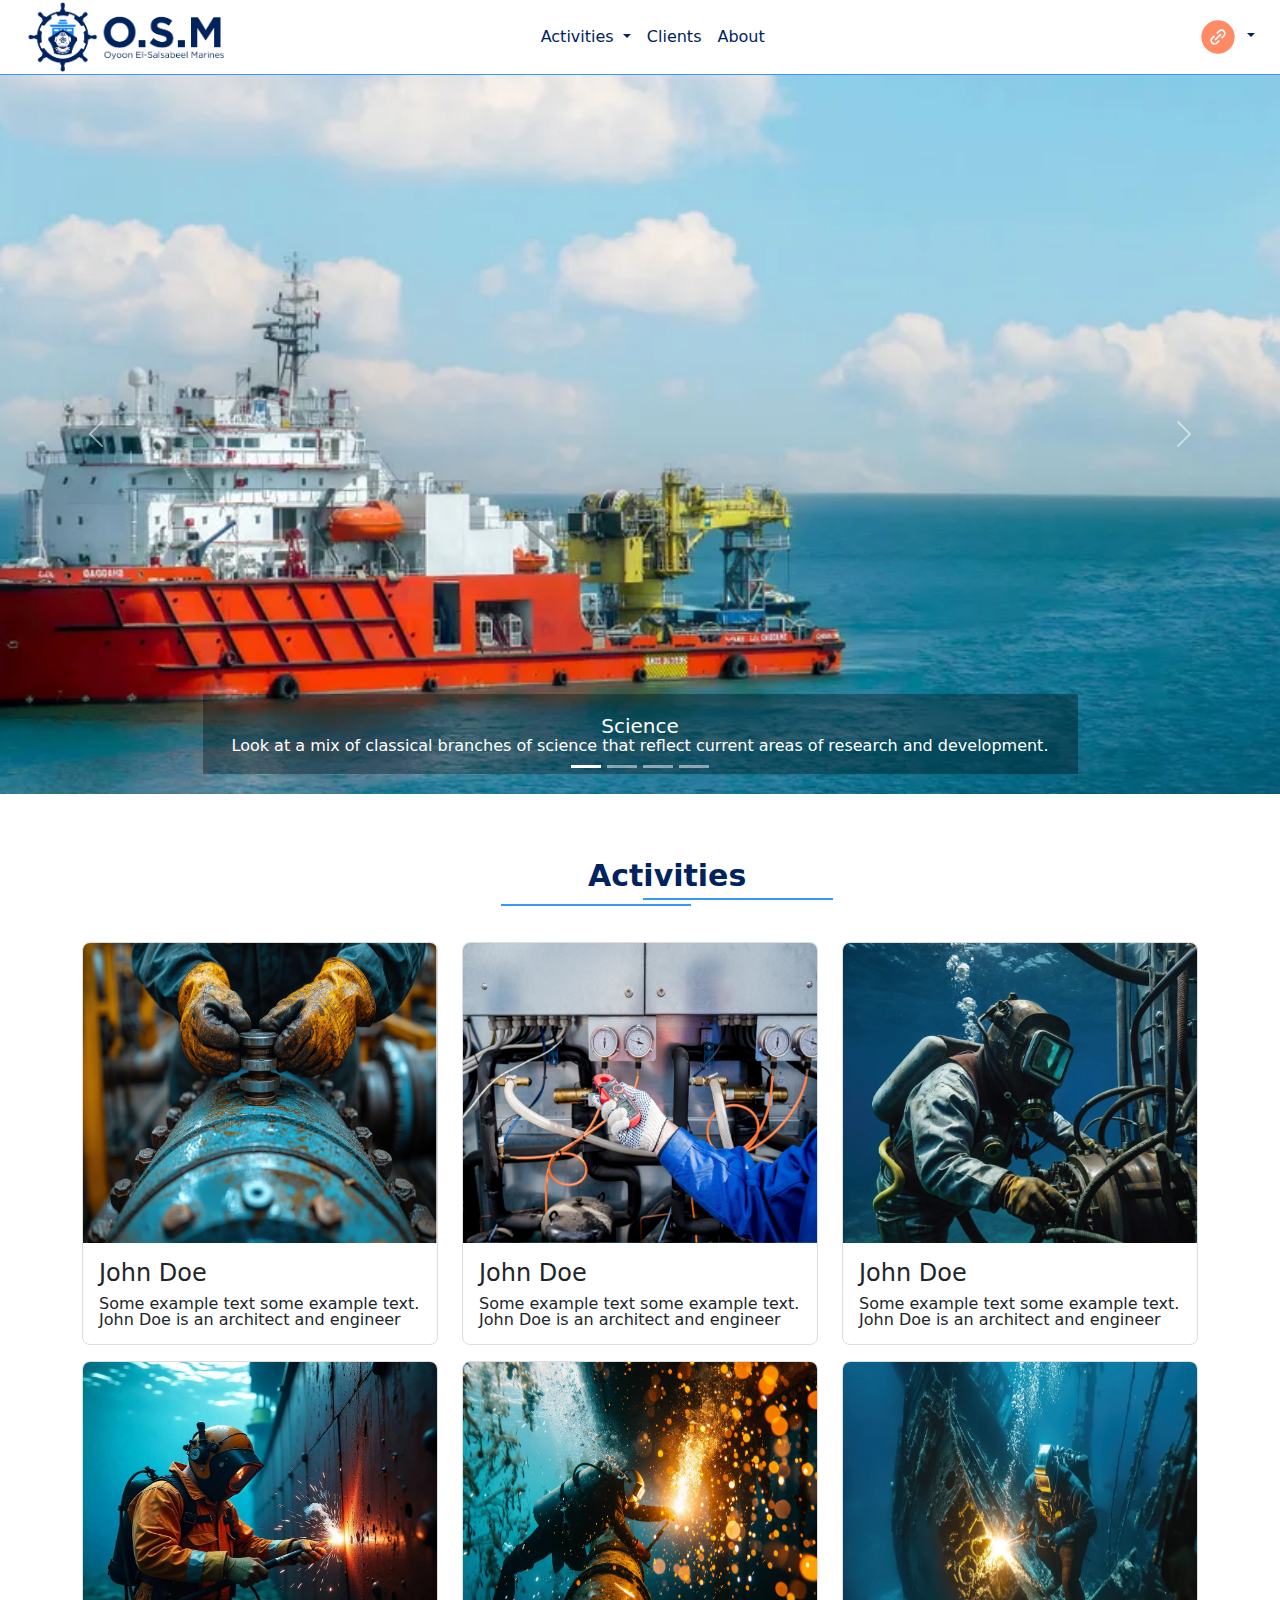
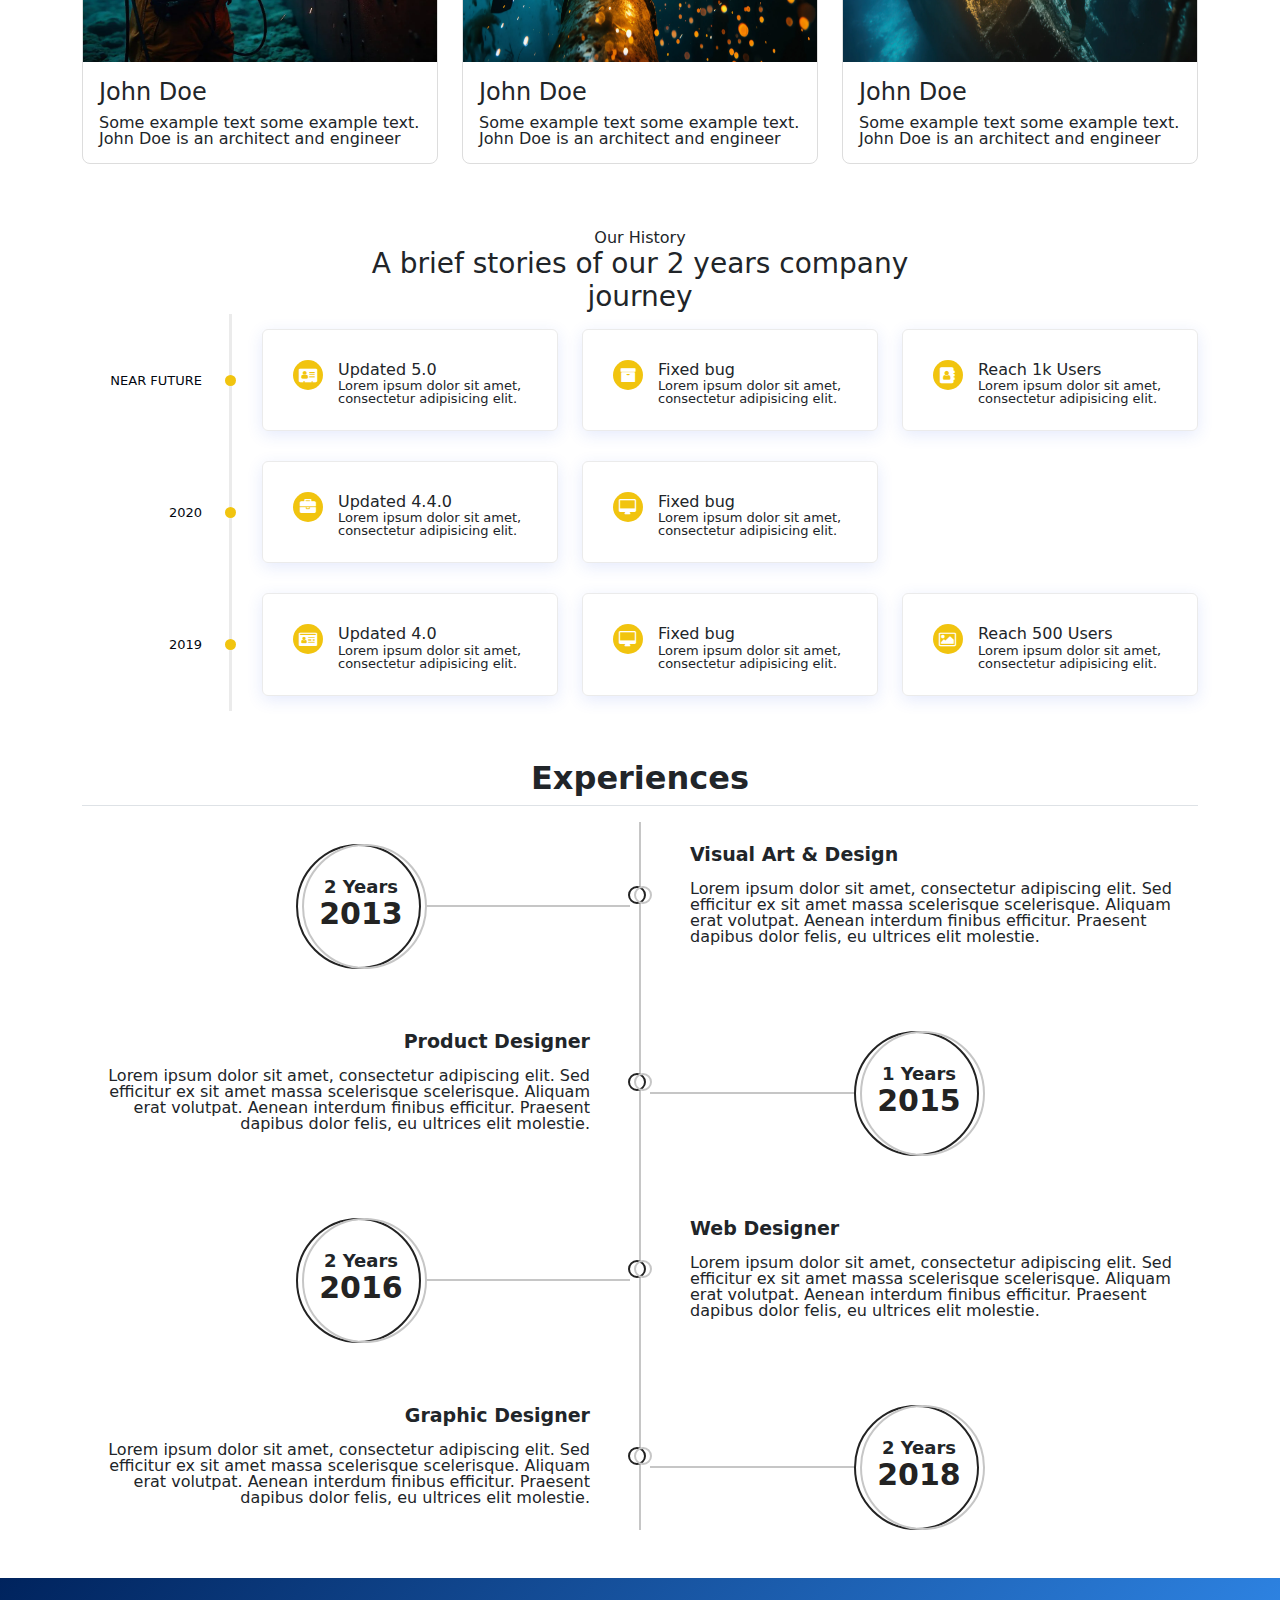
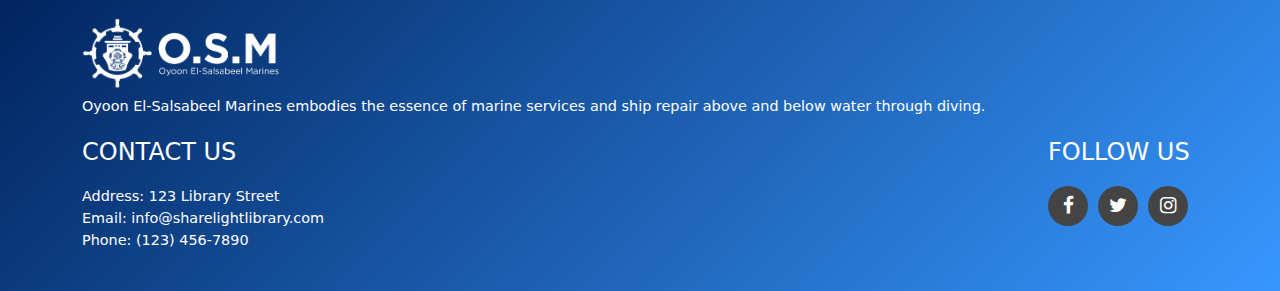
<file: index.html>
<!DOCTYPE html>
<html lang="en">

<head>
    <meta charset="UTF-8">
    <meta name="viewport" content="width=device-width, initial-scale=1.0">
    <title>Oyoon El-Salsabeel Marines</title>
    <link rel="stylesheet" href="./assets/styles/bootstrap_5.3.3_css/bootstrap.min.css">
    <link rel="stylesheet" href="./assets/styles/main.css">
    <link rel="stylesheet" href="./assets/styles/time-line.css">
    <link rel="stylesheet" href="./assets/styles/experience.css">
    <link href="https://maxcdn.bootstrapcdn.com/font-awesome/4.7.0/css/font-awesome.min.css" rel="stylesheet" />
</head>

<body>
    <!-- navbar view -->
    <script src="./assets/scripts/navbar.js"></script>


    <section class="second-section">
        <div id="carsoleOfCategories" class="carousel slide carousel-fade" data-bs-ride="carousel">
            <div class="carousel-indicators" id="caregories_carsol_indicator"></div>
            <div class="carousel-inner" id="categories_carsol_inner"></div>
            <button class="carousel-control-prev" type="button" data-bs-target="#carsoleOfCategories"
                data-bs-slide="prev">
                <span class="carousel-control-prev-icon" aria-hidden="true"></span>
                <span class="visually-hidden">Previous</span>
            </button>
            <button class="carousel-control-next" type="button" data-bs-target="#carsoleOfCategories"
                data-bs-slide="next">
                <span class="carousel-control-next-icon" aria-hidden="true"></span>
                <span class="visually-hidden">Next</span>
            </button>
        </div>
    </section>

    <div class="container mt-3">
        <h2 class="my-5 fw-bold main-color activities-title">Activities</h2>
        <div class="row">
            <div class="col-12 col-md-6 col-xl-4 d-flex justify-content-center mb-3">
                <div class="card zoom-card" style="width:400px">
                    <img class="card-img-top zoom-image" src="./assets/images/activities/1.webp" alt="Card image"
                        height="300" style="width:100%">
                    <div class="card-body">
                        <h4 class="card-title">John Doe</h4>
                        <p class="card-text">Some example text some example text. John Doe is an architect and engineer
                        </p>
                        <!-- <a href="#" class="btn btn-primary">See Profile</a> -->
                    </div>
                </div>
            </div>
            <div class="col-12 col-md-6 col-xl-4 d-flex justify-content-center mb-3">
                <div class="card zoom-card" style="width:400px">
                    <img class="card-img-top zoom-image" src="./assets/images/activities/2.webp" alt="Card image"
                        height="300" style="width:100%">
                    <div class="card-body">
                        <h4 class="card-title">John Doe</h4>
                        <p class="card-text">Some example text some example text. John Doe is an architect and engineer
                        </p>
                        <!-- <a href="#" class="btn btn-primary">See Profile</a> -->
                    </div>
                </div>
            </div>
            <div class="col-12 col-md-6 col-xl-4 d-flex justify-content-center mb-3">
                <div class="card zoom-card" style="width:400px">
                    <img class="card-img-top zoom-image" src="./assets/images/activities/3.webp" alt="Card image"
                        height="300" style="width:100%">
                    <div class="card-body">
                        <h4 class="card-title">John Doe</h4>
                        <p class="card-text">Some example text some example text. John Doe is an architect and engineer
                        </p>
                        <!-- <a href="#" class="btn btn-primary">See Profile</a> -->
                    </div>
                </div>
            </div>
            <div class="col-12 col-md-6 col-xl-4 d-flex justify-content-center mb-3">
                <div class="card zoom-card" style="width:400px">
                    <img class="card-img-top zoom-image" src="./assets/images/activities/4.webp" alt="Card image"
                        height="300" style="width:100%">
                    <div class="card-body">
                        <h4 class="card-title">John Doe</h4>
                        <p class="card-text">Some example text some example text. John Doe is an architect and engineer
                        </p>
                        <!-- <a href="#" class="btn btn-primary">See Profile</a> -->
                    </div>
                </div>
            </div>
            <div class="col-12 col-md-6 col-xl-4 d-flex justify-content-center mb-3">
                <div class="card zoom-card" style="width:400px">
                    <img class="card-img-top zoom-image" src="./assets/images/activities/5.webp" alt="Card image"
                        height="300" style="width:100%">
                    <div class="card-body">
                        <h4 class="card-title">John Doe</h4>
                        <p class="card-text">Some example text some example text. John Doe is an architect and engineer
                        </p>
                        <!-- <a href="#" class="btn btn-primary">See Profile</a> -->
                    </div>
                </div>
            </div>
            <div class="col-12 col-md-6 col-xl-4 d-flex justify-content-center mb-3">
                <div class="card zoom-card" style="width:400px">
                    <img class="card-img-top zoom-image" src="./assets/images/activities/6.webp" alt="Card image"
                        height="300" style="width:100%">
                    <div class="card-body">
                        <h4 class="card-title">John Doe</h4>
                        <p class="card-text">Some example text some example text. John Doe is an architect and engineer
                        </p>
                        <!-- <a href="#" class="btn btn-primary">See Profile</a> -->
                    </div>
                </div>
            </div>
        </div>
    </div>

    <section class="timeline_area section_padding_130 my-5">
        <div class="container">
            <div class="row justify-content-center">
                <div class="col-12 col-sm-8 col-lg-6">
                    <!-- Section Heading-->
                    <div class="section_heading text-center">
                        <h6>Our History</h6>
                        <h3>A brief stories of our 2 years company journey</h3>
                        <div class="line"></div>
                    </div>
                </div>
            </div>
            <div class="row">
                <div class="col-12">
                    <!-- Timeline Area-->
                    <div class="apland-timeline-area">
                        <!-- Single Timeline Content-->
                        <div class="single-timeline-area">
                            <div class="timeline-date wow fadeInLeft" data-wow-delay="0.1s"
                                style="visibility: visible; animation-delay: 0.1s; animation-name: fadeInLeft;">
                                <p>Near Future</p>
                            </div>
                            <div class="row">
                                <div class="col-12 col-md-6 col-lg-4">
                                    <div class="single-timeline-content d-flex wow fadeInLeft" data-wow-delay="0.3s"
                                        style="visibility: visible; animation-delay: 0.3s; animation-name: fadeInLeft;">
                                        <div class="timeline-icon"><i class="fa fa-address-card" aria-hidden="true"></i>
                                        </div>
                                        <div class="timeline-text">
                                            <h6>Updated 5.0</h6>
                                            <p>Lorem ipsum dolor sit amet, consectetur adipisicing elit.</p>
                                        </div>
                                    </div>
                                </div>
                                <div class="col-12 col-md-6 col-lg-4">
                                    <div class="single-timeline-content d-flex wow fadeInLeft" data-wow-delay="0.5s"
                                        style="visibility: visible; animation-delay: 0.5s; animation-name: fadeInLeft;">
                                        <div class="timeline-icon"><i class="fa fa-archive" aria-hidden="true"></i>
                                        </div>
                                        <div class="timeline-text">
                                            <h6>Fixed bug</h6>
                                            <p>Lorem ipsum dolor sit amet, consectetur adipisicing elit.</p>
                                        </div>
                                    </div>
                                </div>
                                <div class="col-12 col-md-6 col-lg-4">
                                    <div class="single-timeline-content d-flex wow fadeInLeft" data-wow-delay="0.7s"
                                        style="visibility: visible; animation-delay: 0.7s; animation-name: fadeInLeft;">
                                        <div class="timeline-icon"><i class="fa fa-address-book" aria-hidden="true"></i>
                                        </div>
                                        <div class="timeline-text">
                                            <h6>Reach 1k Users</h6>
                                            <p>Lorem ipsum dolor sit amet, consectetur adipisicing elit.</p>
                                        </div>
                                    </div>
                                </div>
                            </div>
                        </div>
                        <!-- Single Timeline Content-->
                        <div class="single-timeline-area">
                            <div class="timeline-date wow fadeInLeft" data-wow-delay="0.1s"
                                style="visibility: visible; animation-delay: 0.1s; animation-name: fadeInLeft;">
                                <p>2020</p>
                            </div>
                            <div class="row">
                                <div class="col-12 col-md-6 col-lg-4">
                                    <div class="single-timeline-content d-flex wow fadeInLeft" data-wow-delay="0.3s"
                                        style="visibility: visible; animation-delay: 0.3s; animation-name: fadeInLeft;">
                                        <div class="timeline-icon"><i class="fa fa-briefcase" aria-hidden="true"></i>
                                        </div>
                                        <div class="timeline-text">
                                            <h6>Updated 4.4.0</h6>
                                            <p>Lorem ipsum dolor sit amet, consectetur adipisicing elit.</p>
                                        </div>
                                    </div>
                                </div>
                                <div class="col-12 col-md-6 col-lg-4">
                                    <div class="single-timeline-content d-flex wow fadeInLeft" data-wow-delay="0.5s"
                                        style="visibility: visible; animation-delay: 0.5s; animation-name: fadeInLeft;">
                                        <div class="timeline-icon"><i class="fa fa-desktop" aria-hidden="true"></i>
                                        </div>
                                        <div class="timeline-text">
                                            <h6>Fixed bug</h6>
                                            <p>Lorem ipsum dolor sit amet, consectetur adipisicing elit.</p>
                                        </div>
                                    </div>
                                </div>
                            </div>
                        </div>
                        <!-- Single Timeline Content-->
                        <div class="single-timeline-area">
                            <div class="timeline-date wow fadeInLeft" data-wow-delay="0.1s"
                                style="visibility: visible; animation-delay: 0.1s; animation-name: fadeInLeft;">
                                <p>2019</p>
                            </div>
                            <div class="row">
                                <div class="col-12 col-md-6 col-lg-4">
                                    <div class="single-timeline-content d-flex wow fadeInLeft" data-wow-delay="0.3s"
                                        style="visibility: visible; animation-delay: 0.3s; animation-name: fadeInLeft;">
                                        <div class="timeline-icon"><i class="fa fa-id-card" aria-hidden="true"></i>
                                        </div>
                                        <div class="timeline-text">
                                            <h6>Updated 4.0</h6>
                                            <p>Lorem ipsum dolor sit amet, consectetur adipisicing elit.</p>
                                        </div>
                                    </div>
                                </div>
                                <div class="col-12 col-md-6 col-lg-4">
                                    <div class="single-timeline-content d-flex wow fadeInLeft" data-wow-delay="0.5s"
                                        style="visibility: visible; animation-delay: 0.5s; animation-name: fadeInLeft;">
                                        <div class="timeline-icon"><i class="fa fa-desktop" aria-hidden="true"></i>
                                        </div>
                                        <div class="timeline-text">
                                            <h6>Fixed bug</h6>
                                            <p>Lorem ipsum dolor sit amet, consectetur adipisicing elit.</p>
                                        </div>
                                    </div>
                                </div>
                                <div class="col-12 col-md-6 col-lg-4">
                                    <div class="single-timeline-content d-flex wow fadeInLeft" data-wow-delay="0.7s"
                                        style="visibility: visible; animation-delay: 0.7s; animation-name: fadeInLeft;">
                                        <div class="timeline-icon"><i class="fa fa-picture-o" aria-hidden="true"></i>
                                        </div>
                                        <div class="timeline-text">
                                            <h6>Reach 500 Users</h6>
                                            <p>Lorem ipsum dolor sit amet, consectetur adipisicing elit.</p>
                                        </div>
                                    </div>
                                </div>
                            </div>
                        </div>
                    </div>
                </div>
            </div>
        </div>
    </section>

    <div class="container my-5">
        <h2 class="mb-3 pb-2 fw-bold text-dark text-center border-bottom">Experiences</h2>
        <div class="main-timeline">
            <!-- start experience section-->
            <div class="timeline">
                <div class="icon"></div>
                <div class="date-content">
                    <div class="date-outer">
                        <span class="date">
                            <span class="month">2 Years</span>
                            <span class="year">2013</span>
                        </span>
                    </div>
                </div>
                <div class="timeline-content">
                    <h5 class="title">Visual Art &amp; Design</h5>
                    <p class="description">
                        Lorem ipsum dolor sit amet, consectetur adipiscing elit. Sed efficitur ex sit amet massa
                        scelerisque scelerisque. Aliquam erat volutpat. Aenean interdum finibus efficitur. Praesent
                        dapibus dolor felis, eu ultrices elit molestie.
                    </p>
                </div>
            </div>
            <!-- end experience section-->

            <!-- start experience section-->
            <div class="timeline">
                <div class="icon"></div>
                <div class="date-content">
                    <div class="date-outer">
                        <span class="date">
                            <span class="month">1 Years</span>
                            <span class="year">2015</span>
                        </span>
                    </div>
                </div>
                <div class="timeline-content">
                    <h5 class="title">Product Designer</h5>
                    <p class="description">
                        Lorem ipsum dolor sit amet, consectetur adipiscing elit. Sed efficitur ex sit amet massa
                        scelerisque scelerisque. Aliquam erat volutpat. Aenean interdum finibus efficitur. Praesent
                        dapibus dolor felis, eu ultrices elit molestie.
                    </p>
                </div>
            </div>
            <!-- end experience section-->

            <!-- start experience section-->
            <div class="timeline">
                <div class="icon"></div>
                <div class="date-content">
                    <div class="date-outer">
                        <span class="date">
                            <span class="month">2 Years</span>
                            <span class="year">2016</span>
                        </span>
                    </div>
                </div>
                <div class="timeline-content">
                    <h5 class="title">Web Designer</h5>
                    <p class="description">
                        Lorem ipsum dolor sit amet, consectetur adipiscing elit. Sed efficitur ex sit amet massa
                        scelerisque scelerisque. Aliquam erat volutpat. Aenean interdum finibus efficitur. Praesent
                        dapibus dolor felis, eu ultrices elit molestie.
                    </p>
                </div>
            </div>
            <!-- end experience section-->

            <!-- start experience section-->
            <div class="timeline">
                <div class="icon"></div>
                <div class="date-content">
                    <div class="date-outer">
                        <span class="date">
                            <span class="month">2 Years</span>
                            <span class="year">2018</span>
                        </span>
                    </div>
                </div>
                <div class="timeline-content">
                    <h5 class="title">Graphic Designer</h5>
                    <p class="description">
                        Lorem ipsum dolor sit amet, consectetur adipiscing elit. Sed efficitur ex sit amet massa
                        scelerisque scelerisque. Aliquam erat volutpat. Aenean interdum finibus efficitur. Praesent
                        dapibus dolor felis, eu ultrices elit molestie.
                    </p>
                </div>
            </div>
            <!-- end experience section-->

        </div>
    </div>


    <!-- footer section -->
    <script src="./assets/scripts/footer.js"></script>

    <script src="./assets/scripts/main.js"></script>
    <script src="./assets/scripts/bootstrap_5.3.3_js/bootstrap.bundle.min.js"></script>

</body>

</html>
</body>

</html>
</file>
<file: assets/styles/main.css>
*,
*::after,
*::before,
h1,
h2,
h3,
h4,
h5,
h6,
p {
	margin: 0;
	padding: 0;
	border: 0;
	box-sizing: border-box;
}

:root {
	--dark-blue: #00235d;
	--light-blue: #3797fe;
	--white: #ffffff;
}

/* HTML5 display-role reset for older browsers */
article,
aside,
details,
figcaption,
figure,
footer,
header,
hgroup,
menu,
nav,
section {
	display: block;
}

body {
	line-height: 1;
}

ol,
ul {
	list-style: none;
}

blockquote,
q {
	quotes: none;
}

blockquote:before,
blockquote:after,
q:before,
q:after {
	content: '';
	content: none;
}

.main-color {
	color: var(--dark-blue);
}

.second-color {
	color: var(--light-blue);
}

table {
	border-collapse: collapse;
	border-spacing: 0;
}

nav.navbar.navbar-light {
    background: white;
}

.navbar.navbar-expand-md {
	position: fixed;
	top: 0;
	width: 100%;
	z-index: 1030;
	padding: 0 .8em;
}

.navbar-brand img {
	max-height: 70px;
	margin: 2px 0;
}

.second-section {
	margin-top: 74px;
}

.navbar {
	border-bottom: 1px solid var(--light-blue);
}

.navbar-brand .home-title {
	margin: 0 1rem 0.5rem;
	display: flex;
	flex-direction: column;
	align-items: center;
}

.navbar-brand .home-title p,
.navbar-brand .home-title h2,
.nav-item .nav-link,
.navbar-nav .nav-link.show,
.dropdown-item {
	color: var(--dark-blue);
	font-weight: 500;
}

.navbar-brand .home-title h2 {
	font-size: 2.5rem;
	font-weight: bolder;
	letter-spacing: 1px;
}

.navbar-brand .home-title p {
	line-height: 0;
	font-size: 9px;
}

.dropdown-menu.show {
	left: unset;
}

.header-conent-list {
	padding-left: calc(50% - 360px);
}

.carousel .carousel-inner {
	background-color: #000000b8;
}

.carousel .carousel-inner img {
	margin: 0 auto;
	height: 100%;
	object-fit: cover;
}

.carousel .carousel-inner .carousel-caption {
	background-color: #00000055;
	margin: 0 auto;
	max-width: 875px;
}

.carousel .carousel-inner .carousel-item {
	height: 80vh;
	overflow: hidden;
}

.bar-categories {
	display: flex;
	justify-content: space-evenly;
	--bs-gutter-x: 0;
}

/* categories.html */
.category-info {
	text-align: center;
	max-width: 500px;
	margin: 0 auto 2rem;
	cursor: pointer;
	position: relative;
	padding: 20px;
	background: #212529;
	color: var(--light-blue);
	border-top-right-radius: 10px;
	border-bottom-left-radius: 10px;
	transition: all 1s;
}

.category-info:after,
.category-info:before {
	content: " ";
	width: 20px;
	height: 20px;
	position: absolute;
	border: 0px solid #fff;
	transition: all 1s;
}

.category-info:after {
	top: -1px;
	left: -1px;
	border-top: 5px solid var(--light-blue);
	border-left: 5px solid var(--light-blue);
}

.category-info:before {
	bottom: -1px;
	right: -1px;
	border-bottom: 5px solid var(--light-blue);
	border-right: 5px solid var(--light-blue);
}

.category-info:hover {
	border-top-right-radius: 0px;
	border-bottom-left-radius: 0px;
	background: #f8f9fa;

}

.category-info:hover:before,
.category-info:hover:after {
	width: 100%;
	height: 100%;
	border-color: #343536;
}

/* about page  */
.about-content {
	color: #333;
	position: relative;
}

.about-content h1 {
	color: var(--light-blue);
}

.about-content p {
	color: #0f1418;
	width: 45%;
	margin: auto;
	line-height: 1.2;
	text-align: justify;
}


.about-content img {
	max-width: 100%;
	max-height: 300px;
}

.about-content p.right {
	margin-left: 50%;
}

/* book page */
.books-container p {
	line-height: 1.2;
}

footer {
	background: linear-gradient(135deg, var(--dark-blue), var(--light-blue));
	color: #fff;
	padding: 40px 20px;
}

footer .container {
	display: flex;
	flex-wrap: wrap;
	justify-content: space-between;
	gap: 20px;
}

footer h5 {
	font-size: 1.5rem;
	margin-bottom: 20px;
	text-transform: uppercase;
}

footer p,
footer ul,
footer li {
	font-size: 0.9rem;
	margin: 0;
	line-height: 1.5;
}

footer ul {
	list-style: none;
	padding: 0;
}

footer a {
	color: #fff;
	text-decoration: none;
	transition: color 0.3s ease;
}

footer a:hover {
	color: #00bcd4;
}

footer .social-icons a {
	display: inline-block;
	width: 40px;
	height: 40px;
	margin-right: 10px;
	line-height: 40px;
	text-align: center;
	border-radius: 50%;
	background: #444;
	font-size: 1.2rem;
	transition: background 0.3s ease, transform 0.3s ease;
}

footer .social-icons a:hover {
	background: #00bcd4;
	transform: scale(1.1);
}

/* cards */
.zoom-card {
	overflow: hidden;
	border: 1px solid #ddd;
	border-radius: 8px;
	transition: box-shadow 0.3s ease;
}

.zoom-card:hover {
	box-shadow: 0 4px 15px rgba(0, 0, 0, 0.2);
}

.zoom-image {
	transition: transform 0.650s ease;
}

.zoom-card:hover .zoom-image {
	transform: scale(1.1);
}

/* activites section */
.activities-title {
	position: relative;
	display: inline-block;
	font-size: 30px;
	left: calc(50% - 52px);
}

.activities-title::after,
.activities-title::before {
	content: '';
	position: absolute;
	width: 120%;
	/* Adjust the width of the line (remaining space) */
	height: 2px;
	/* Thickness of the line */
	background-color: var(--light-blue);
	/* Line color */
}

.activities-title::after {
	bottom: -6px;
	/* Distance from the text */
	left: 35%;
	/* Start the line at 20% */
}

.activities-title::before {
	bottom: -12px;
	/* Place the second line further below */
	right: 35%;
	/* Start the line at 20% */
}



@media only screen and (max-width: 1065px) {
	.carousel .carousel-inner img {
		position: relative;
		left: 50%;
		transform: translate(-50%, 0);
	}
}

@media only screen and (max-width: 720px) {
	.about-content p.right {
		margin-left: unset;
	}

	.about-content p {
		width: 100%;
	}

	.carousel .carousel-inner .carousel-caption {
		width: 100%;
		left: 0;
	}

	.dropdown-menu.show {
		left: 0;
	}

	footer .container {
		flex-direction: column;
		align-items: center;
		text-align: center;
	}

	footer .social-icons a {
		margin: 5px;
	}
}
</file>
<file: assets/styles/time-line.css>
.timeline_area {
    position: relative;
    z-index: 1;
}

.single-timeline-area {
    position: relative;
    z-index: 1;
    padding-left: 180px;
}

@media only screen and (max-width: 575px) {
    .single-timeline-area {
        padding-left: 100px;
    }
}

.single-timeline-area .timeline-date {
    position: absolute;
    width: 180px;
    height: 100%;
    top: 0;
    left: 0;
    z-index: 1;
    display: -webkit-box;
    display: -ms-flexbox;
    display: flex;
    -webkit-box-align: center;
    -ms-flex-align: center;
    -ms-grid-row-align: center;
    align-items: center;
    -webkit-box-pack: end;
    -ms-flex-pack: end;
    justify-content: flex-end;
    padding-right: 60px;
}

@media only screen and (max-width: 575px) {
    .single-timeline-area .timeline-date {
        width: 100px;
    }
}

.single-timeline-area .timeline-date::after {
    position: absolute;
    width: 3px;
    height: 100%;
    content: "";
    background-color: #ebebeb;
    top: 0;
    right: 30px;
    z-index: 1;
}

.single-timeline-area .timeline-date::before {
    position: absolute;
    width: 11px;
    height: 11px;
    border-radius: 50%;
    background-color: #f1c40f;
    content: "";
    top: 50%;
    right: 26px;
    z-index: 5;
    margin-top: -5.5px;
}

.single-timeline-area .timeline-date p {
    margin-bottom: 0;
    color: #020710;
    font-size: 13px;
    text-transform: uppercase;
    font-weight: 500;
}

.single-timeline-area .single-timeline-content {
    position: relative;
    z-index: 1;
    padding: 30px 30px 25px;
    border-radius: 6px;
    margin-bottom: 15px;
    margin-top: 15px;
    -webkit-box-shadow: 0 0.25rem 1rem 0 rgba(47, 91, 234, 0.125);
    box-shadow: 0 0.25rem 1rem 0 rgba(47, 91, 234, 0.125);
    border: 1px solid #ebebeb;
}

@media only screen and (max-width: 575px) {
    .single-timeline-area .single-timeline-content {
        padding: 20px;
    }
}

.single-timeline-area .single-timeline-content .timeline-icon {
    -webkit-transition-duration: 500ms;
    transition-duration: 500ms;
    width: 30px;
    height: 30px;
    background-color: #f1c40f;
    -webkit-box-flex: 0;
    -ms-flex: 0 0 30px;
    flex: 0 0 30px;
    text-align: center;
    max-width: 30px;
    border-radius: 50%;
    margin-right: 15px;
}

.single-timeline-area .single-timeline-content .timeline-icon i {
    color: #ffffff;
    line-height: 30px;
}

.single-timeline-area .single-timeline-content .timeline-text h6 {
    -webkit-transition-duration: 500ms;
    transition-duration: 500ms;
}

.single-timeline-area .single-timeline-content .timeline-text p {
    font-size: 13px;
    margin-bottom: 0;
}

.single-timeline-area .single-timeline-content:hover .timeline-icon,
.single-timeline-area .single-timeline-content:focus .timeline-icon {
    background-color: #020710;
}

.single-timeline-area .single-timeline-content:hover .timeline-text h6,
.single-timeline-area .single-timeline-content:focus .timeline-text h6 {
    color: #3f43fd;
}
</file>
<file: assets/styles/experience.css>
.main-timeline {
    position: relative
}

.main-timeline:before {
    content: "";
    display: block;
    width: 2px;
    height: 100%;
    background: #c6c6c6;
    margin: 0 auto;
    position: absolute;
    top: 0;
    left: 0;
    right: 0
}

.main-timeline .timeline {
    margin-bottom: 40px;
    position: relative
}

.main-timeline .timeline:after {
    content: "";
    display: block;
    clear: both
}

.main-timeline .icon {
    width: 18px;
    height: 18px;
    line-height: 18px;
    margin: auto;
    position: absolute;
    top: 0;
    left: 0;
    bottom: 0;
    right: 0
}

.main-timeline .icon:before,
.main-timeline .icon:after {
    content: "";
    width: 100%;
    height: 100%;
    border-radius: 50%;
    position: absolute;
    top: 0;
    left: 0;
    transition: all 0.33s ease-out 0s
}

.main-timeline .icon:before {
    background: #fff;
    border: 2px solid #232323;
    left: -3px
}

.main-timeline .icon:after {
    border: 2px solid #c6c6c6;
    left: 3px
}

.main-timeline .timeline:hover .icon:before {
    left: 3px
}

.main-timeline .timeline:hover .icon:after {
    left: -3px
}

.main-timeline .date-content {
    width: 50%;
    float: left;
    margin-top: 22px;
    position: relative
}

.main-timeline .date-content:before {
    content: "";
    width: 36.5%;
    height: 2px;
    background: #c6c6c6;
    margin: auto 0;
    position: absolute;
    top: 0;
    right: 10px;
    bottom: 0
}

.main-timeline .date-outer {
    width: 125px;
    height: 125px;
    font-size: 16px;
    text-align: center;
    margin: auto;
    z-index: 1
}

.main-timeline .date-outer:before,
.main-timeline .date-outer:after {
    content: "";
    width: 125px;
    height: 125px;
    margin: 0 auto;
    border-radius: 50%;
    position: absolute;
    top: 0;
    left: 0;
    right: 0;
    transition: all 0.33s ease-out 0s
}

.main-timeline .date-outer:before {
    background: #fff;
    border: 2px solid #232323;
    left: -6px
}

.main-timeline .date-outer:after {
    border: 2px solid #c6c6c6;
    left: 6px
}

.main-timeline .timeline:hover .date-outer:before {
    left: 6px
}

.main-timeline .timeline:hover .date-outer:after {
    left: -6px
}

.main-timeline .date {
    width: 100%;
    margin: auto;
    position: absolute;
    top: 27%;
    left: 0
}

.main-timeline .month {
    font-size: 18px;
    font-weight: 700
}

.main-timeline .year {
    display: block;
    font-size: 30px;
    font-weight: 700;
    color: #232323;
    line-height: 36px
}

.main-timeline .timeline-content {
    width: 50%;
    padding: 20px 0 20px 50px;
    float: right
}

.main-timeline .title {
    font-size: 19px;
    font-weight: 700;
    line-height: 24px;
    margin: 0 0 15px 0
}

.main-timeline .description {
    margin-bottom: 0
}

.main-timeline .timeline:nth-child(2n) .date-content {
    float: right
}

.main-timeline .timeline:nth-child(2n) .date-content:before {
    left: 10px
}

.main-timeline .timeline:nth-child(2n) .timeline-content {
    padding: 20px 50px 20px 0;
    text-align: right
}

@media only screen and (max-width: 991px) {
    .main-timeline .date-content {
        margin-top: 35px
    }

    .main-timeline .date-content:before {
        width: 22.5%
    }

    .main-timeline .timeline-content {
        padding: 10px 0 10px 30px
    }

    .main-timeline .title {
        font-size: 17px
    }

    .main-timeline .timeline:nth-child(2n) .timeline-content {
        padding: 10px 30px 10px 0
    }
}

@media only screen and (max-width: 767px) {
    .main-timeline:before {
        margin: 0;
        left: 7px
    }

    .main-timeline .timeline {
        margin-bottom: 20px
    }

    .main-timeline .timeline:last-child {
        margin-bottom: 0
    }

    .main-timeline .icon {
        margin: auto 0
    }

    .main-timeline .date-content {
        width: 95%;
        float: right;
        margin-top: 0
    }

    .main-timeline .date-content:before {
        display: none
    }

    .main-timeline .date-outer {
        width: 110px;
        height: 110px
    }

    .main-timeline .date-outer:before,
    .main-timeline .date-outer:after {
        width: 110px;
        height: 110px
    }

    .main-timeline .date {
        top: 30%
    }

    .main-timeline .year {
        font-size: 24px
    }

    .main-timeline .timeline-content,
    .main-timeline .timeline:nth-child(2n) .timeline-content {
        width: 95%;
        text-align: center;
        padding: 10px 0
    }

    .main-timeline .title {
        margin-bottom: 10px
    }
}
</file>
